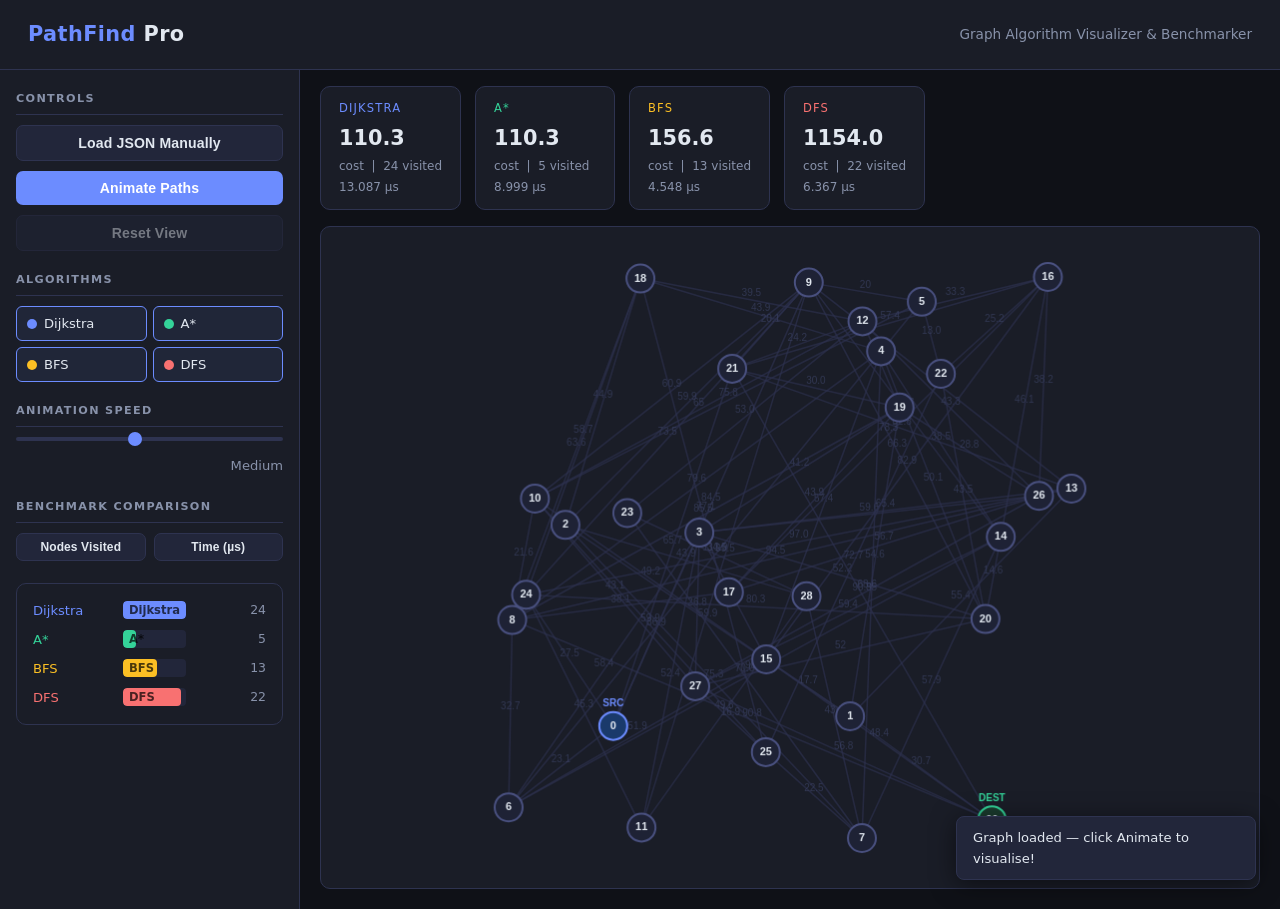
<file: index.html>
<!DOCTYPE html>
<html>
<head>
    <meta http-equiv="refresh" content="0; url=/web/" />
    <title>Redirecting to PathFind Pro...</title>
</head>
<body>
    <script>window.location.href = "/web/";</script>
</body>
</html>
</file>
<file: web/style.css>
/* ── Reset & Base ─────────────────────────────────────────────────────────── */
*, *::before, *::after { box-sizing: border-box; margin: 0; padding: 0; }

:root {
    --bg:         #0f1117;
    --surface:    #1a1d27;
    --surface2:   #22263a;
    --border:     #2e3350;
    --accent:     #6c8cff;
    --accent2:    #a78bfa;
    --green:      #34d399;
    --yellow:     #fbbf24;
    --red:        #f87171;
    --text:       #e2e8f0;
    --muted:      #8892aa;
    --radius:     10px;
    --shadow:     0 4px 24px rgba(0,0,0,0.5);

    /* Algorithm colours */
    --c-dijkstra: #6c8cff;
    --c-astar:    #34d399;
    --c-bfs:      #fbbf24;
    --c-dfs:      #f87171;
}

body {
    background: var(--bg);
    color: var(--text);
    font-family: 'Inter', 'Segoe UI', system-ui, sans-serif;
    font-size: 14px;
    line-height: 1.6;
    min-height: 100vh;
}

/* ── Layout ───────────────────────────────────────────────────────────────── */
header {
    padding: 18px 28px;
    background: var(--surface);
    border-bottom: 1px solid var(--border);
    display: flex;
    align-items: center;
    gap: 14px;
}
header h1 { font-size: 1.3rem; font-weight: 700; letter-spacing: .02em; }
header h1 span { color: var(--accent); }
header p  { color: var(--muted); font-size: .85rem; margin-left: auto; }

.layout {
    display: grid;
    grid-template-columns: 300px 1fr;
    grid-template-rows: auto 1fr;
    gap: 0;
    height: calc(100vh - 61px);
}

/* ── Sidebar ──────────────────────────────────────────────────────────────── */
.sidebar {
    grid-row: 1 / 3;
    background: var(--surface);
    border-right: 1px solid var(--border);
    overflow-y: auto;
    padding: 20px 16px;
    display: flex;
    flex-direction: column;
    gap: 20px;
}

.sidebar section { display: flex; flex-direction: column; gap: 10px; }
.sidebar h2 {
    font-size: .7rem;
    text-transform: uppercase;
    letter-spacing: .12em;
    color: var(--muted);
    border-bottom: 1px solid var(--border);
    padding-bottom: 6px;
}

/* Controls */
label { font-size: .82rem; color: var(--muted); display: block; margin-bottom: 2px; }
input[type="file"],
input[type="number"] {
    width: 100%;
    background: var(--surface2);
    border: 1px solid var(--border);
    border-radius: 6px;
    color: var(--text);
    padding: 7px 10px;
    font-size: .82rem;
    outline: none;
    transition: border-color .2s;
}
input[type="number"]:focus { border-color: var(--accent); }

.algo-toggles {
    display: grid;
    grid-template-columns: 1fr 1fr;
    gap: 6px;
}
.algo-toggle {
    display: flex;
    align-items: center;
    gap: 7px;
    cursor: pointer;
    padding: 6px 10px;
    border-radius: 6px;
    border: 1px solid var(--border);
    background: var(--surface2);
    transition: border-color .2s, background .2s;
    user-select: none;
    font-size: .82rem;
}
.algo-toggle input { display: none; }
.algo-toggle .dot {
    width: 10px; height: 10px;
    border-radius: 50%;
    flex-shrink: 0;
}
.algo-toggle[data-algo="Dijkstra"] .dot { background: var(--c-dijkstra); }
.algo-toggle[data-algo="A*"]       .dot { background: var(--c-astar); }
.algo-toggle[data-algo="BFS"]      .dot { background: var(--c-bfs); }
.algo-toggle[data-algo="DFS"]      .dot { background: var(--c-dfs); }
.algo-toggle.active { border-color: var(--accent); background: rgba(108,140,255,.08); }

/* Speed slider */
input[type="range"] {
    -webkit-appearance: none;
    width: 100%;
    height: 4px;
    border-radius: 2px;
    background: var(--border);
    outline: none;
}
input[type="range"]::-webkit-slider-thumb {
    -webkit-appearance: none;
    width: 14px; height: 14px;
    border-radius: 50%;
    background: var(--accent);
    cursor: pointer;
}

.btn {
    display: block;
    width: 100%;
    padding: 9px;
    border: none;
    border-radius: 7px;
    font-size: .88rem;
    font-weight: 600;
    cursor: pointer;
    transition: opacity .15s, transform .1s;
    letter-spacing: .01em;
}
.btn:active { transform: scale(.98); }
.btn-primary  { background: var(--accent); color: #fff; }
.btn-secondary { background: var(--surface2); color: var(--text); border: 1px solid var(--border); }
.btn:disabled { opacity: .45; cursor: not-allowed; }

/* Legend */
.legend-item {
    display: flex;
    align-items: center;
    gap: 8px;
    font-size: .8rem;
    color: var(--muted);
}
.legend-swatch {
    width: 24px; height: 4px;
    border-radius: 2px;
    flex-shrink: 0;
}
.legend-circle {
    width: 12px; height: 12px;
    border-radius: 50%;
    flex-shrink: 0;
}

/* ── Main area ────────────────────────────────────────────────────────────── */
.main-top {
    padding: 16px 20px 0;
    display: flex;
    gap: 14px;
    overflow-x: auto;
}

.stat-card {
    background: var(--surface);
    border: 1px solid var(--border);
    border-radius: var(--radius);
    padding: 12px 18px;
    min-width: 140px;
    flex-shrink: 0;
}
.stat-card .algo-name {
    font-size: .72rem;
    text-transform: uppercase;
    letter-spacing: .1em;
    margin-bottom: 4px;
}
.stat-card .stat-val {
    font-size: 1.3rem;
    font-weight: 700;
    margin-bottom: 2px;
}
.stat-card .stat-sub { font-size: .75rem; color: var(--muted); }

.canvas-area {
    padding: 16px 20px 20px;
    display: flex;
    flex-direction: column;
    gap: 16px;
    overflow: hidden;
}

#graph-canvas {
    background: var(--surface);
    border: 1px solid var(--border);
    border-radius: var(--radius);
    flex: 1;
    min-height: 0;
    width: 100%;
    cursor: crosshair;
}

/* ── Benchmark bars ───────────────────────────────────────────────────────── */
.bench-panel {
    background: var(--surface);
    border: 1px solid var(--border);
    border-radius: var(--radius);
    padding: 16px;
    flex-shrink: 0;
}
.bench-panel h3 {
    font-size: .75rem;
    text-transform: uppercase;
    letter-spacing: .1em;
    color: var(--muted);
    margin-bottom: 12px;
}
.bench-row {
    display: grid;
    grid-template-columns: 80px 1fr 70px;
    align-items: center;
    gap: 10px;
    margin-bottom: 8px;
    font-size: .82rem;
}
.bench-row:last-child { margin-bottom: 0; }
.bench-bar-bg {
    background: var(--surface2);
    border-radius: 4px;
    height: 18px;
    overflow: hidden;
    position: relative;
}
.bench-bar {
    height: 100%;
    border-radius: 4px;
    transition: width 0.6s cubic-bezier(.4,0,.2,1);
    display: flex;
    align-items: center;
    padding-left: 6px;
    font-size: .72rem;
    font-weight: 600;
    color: rgba(0,0,0,.7);
    min-width: 2px;
}
.bench-val { text-align: right; color: var(--muted); font-size: .78rem; }

/* ── Toast / status ───────────────────────────────────────────────────────── */
#status {
    position: fixed;
    bottom: 20px;
    right: 24px;
    background: var(--surface2);
    border: 1px solid var(--border);
    border-radius: 8px;
    padding: 10px 16px;
    font-size: .82rem;
    color: var(--text);
    box-shadow: var(--shadow);
    opacity: 0;
    transform: translateY(8px);
    transition: opacity .3s, transform .3s;
    pointer-events: none;
    max-width: 300px;
}
#status.show { opacity: 1; transform: translateY(0); }

/* ── Responsive ───────────────────────────────────────────────────────────── */
@media (max-width: 800px) {
    .layout { grid-template-columns: 1fr; grid-template-rows: auto auto 1fr; }
    .sidebar { grid-row: auto; flex-direction: row; flex-wrap: wrap; border-right: none; border-bottom: 1px solid var(--border); }
    .sidebar section { min-width: 200px; }
}
</file>
